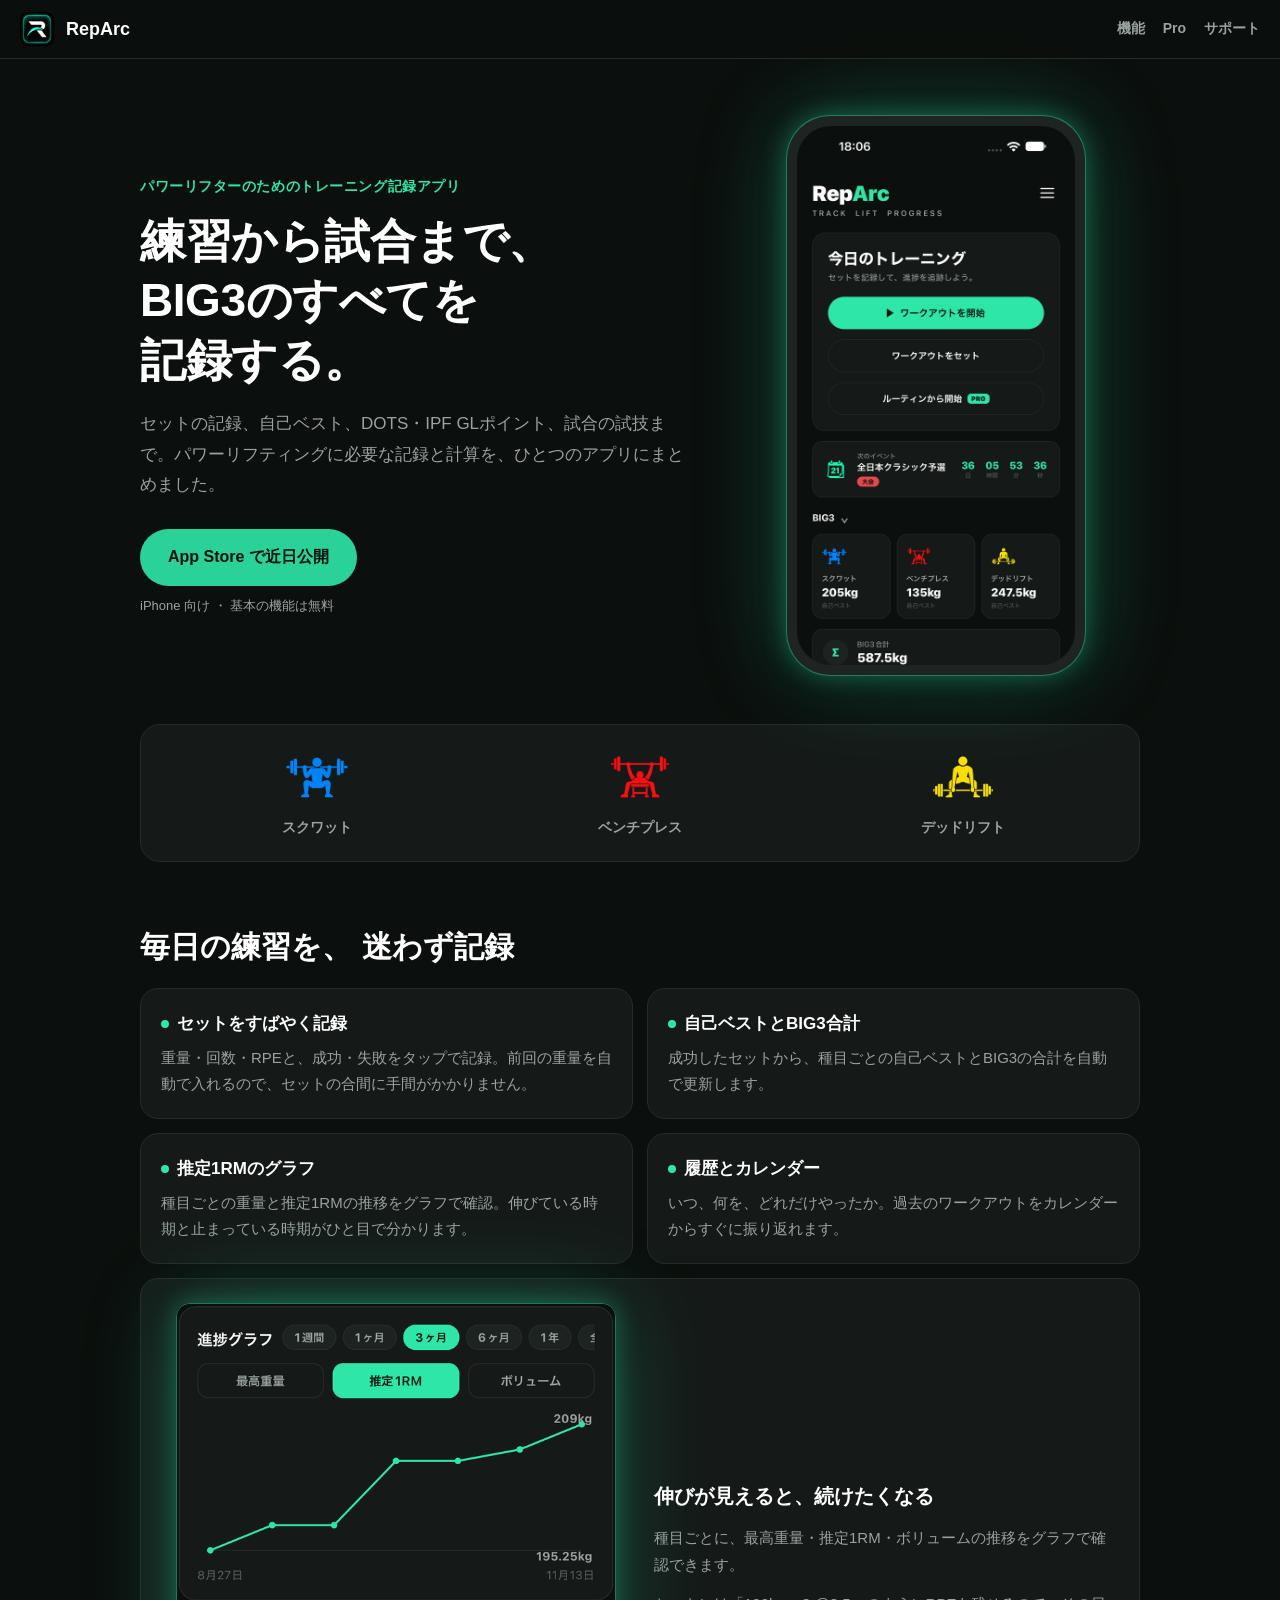
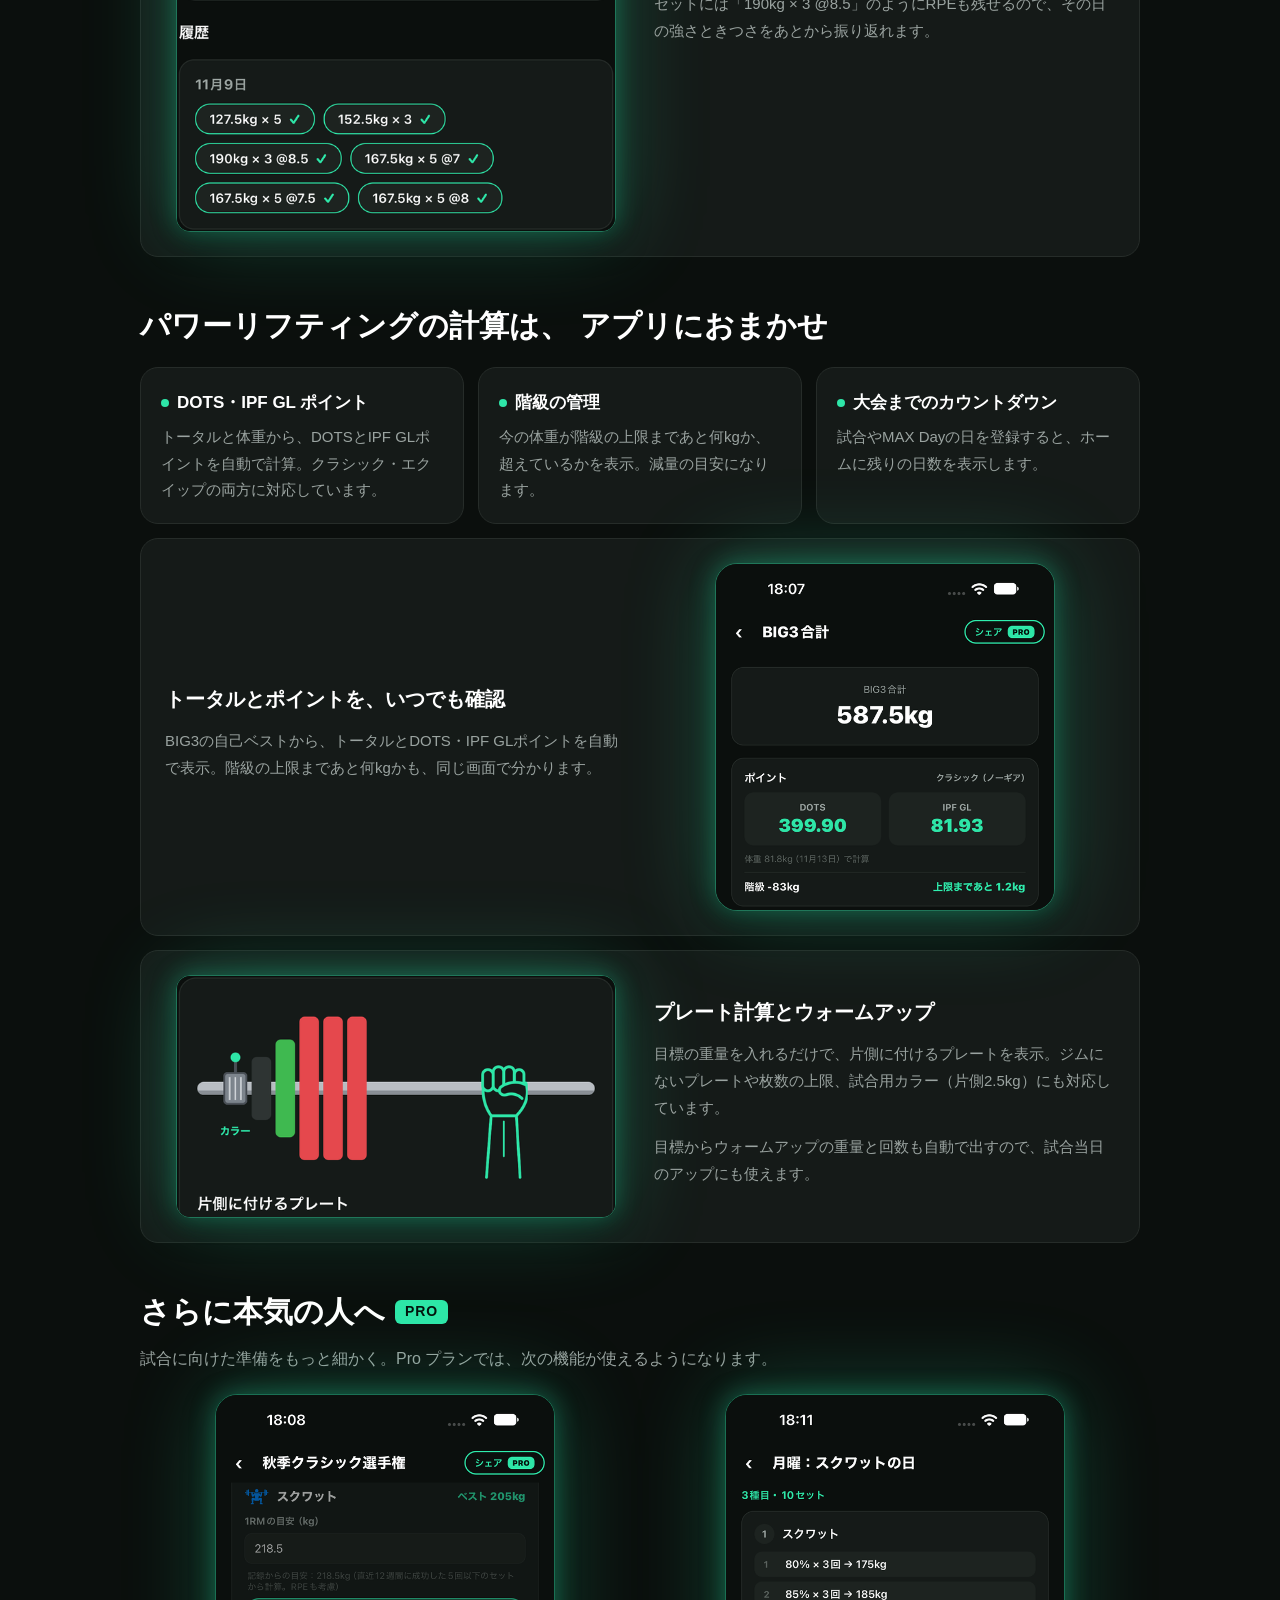
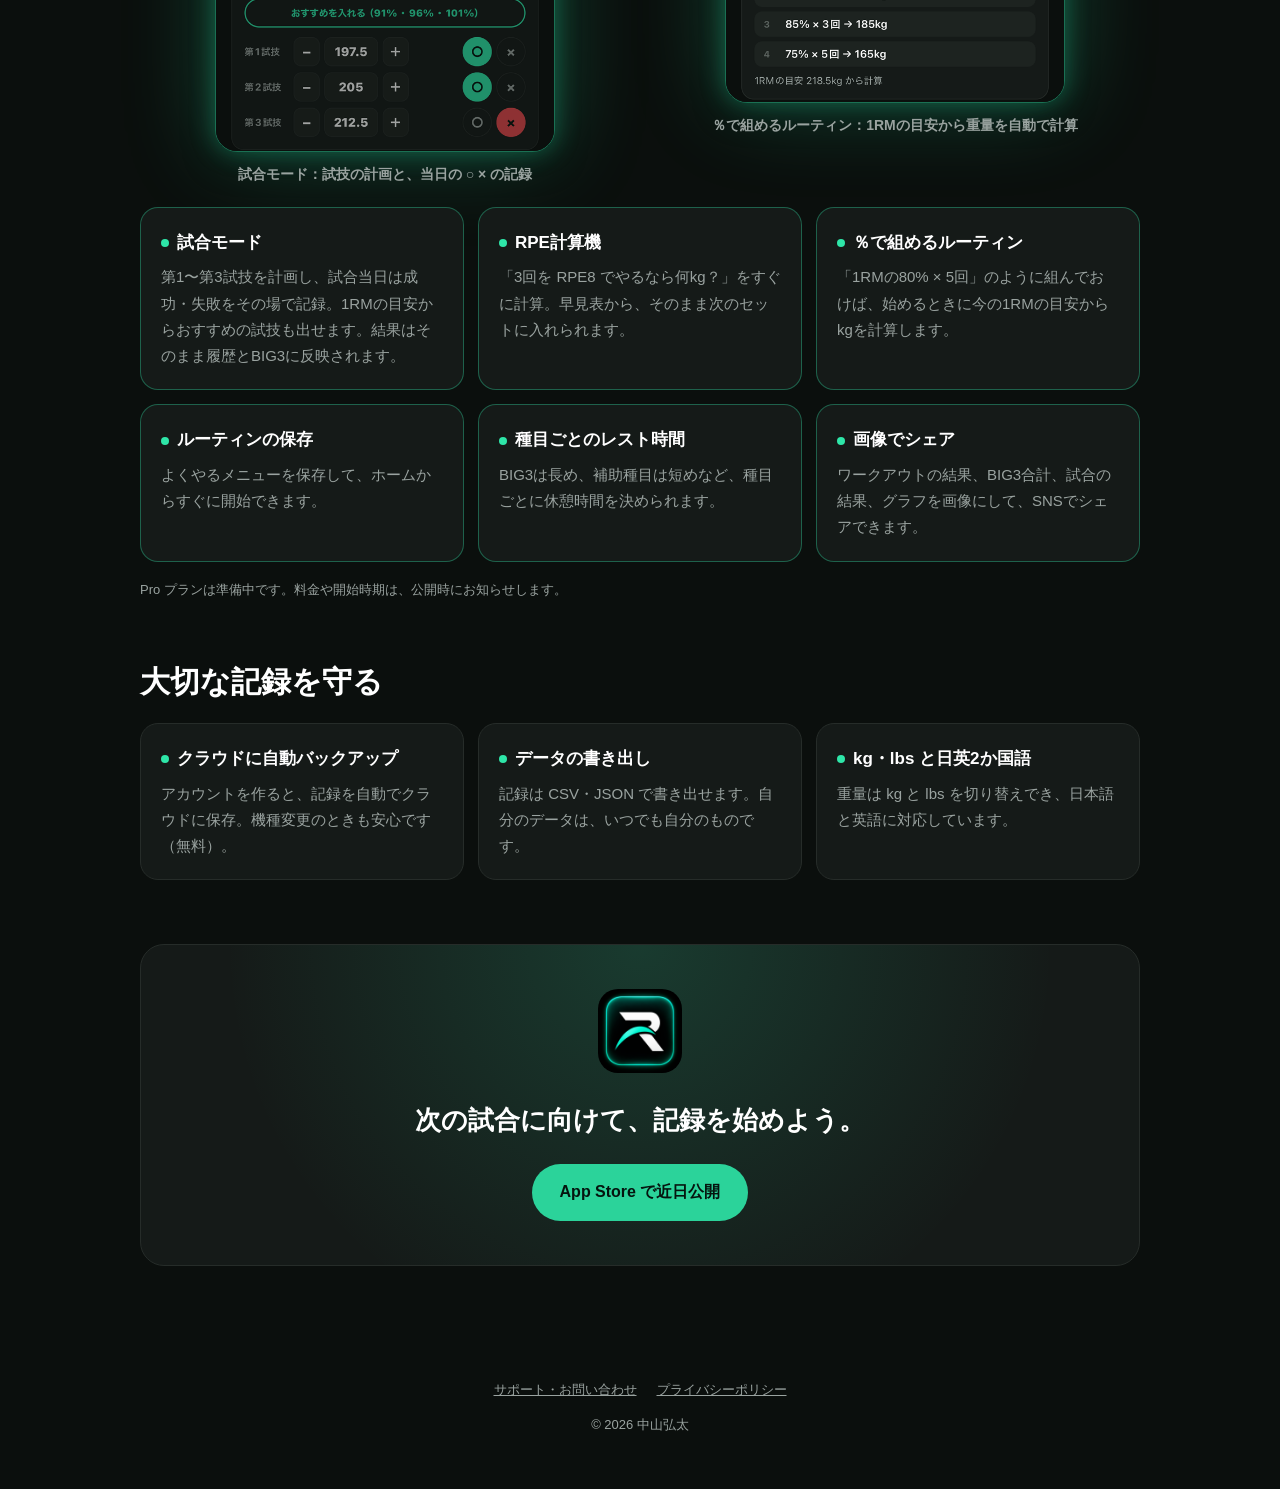
<file: index.html>
<!doctype html>
<html lang="ja">
<head>
<meta charset="utf-8">
<meta name="viewport" content="width=device-width, initial-scale=1">
<title>RepArc｜パワーリフターのためのトレーニング記録アプリ</title>
<meta name="description" content="セットの記録、BIG3の自己ベスト、DOTS・IPF GLポイント、試合の試技まで。パワーリフティングに必要な記録と計算をひとつにまとめた iPhone アプリです。">
<meta property="og:title" content="RepArc｜パワーリフターのためのトレーニング記録アプリ">
<meta property="og:description" content="練習から試合まで、BIG3のすべてを記録する。">
<meta property="og:image" content="https://kota00441199.github.io/reparc-site/icon.png">
<meta property="og:type" content="website">
<link rel="icon" href="favicon.png">
<link rel="stylesheet" href="style.css">
<link rel="stylesheet" href="lp.css">
</head>
<body class="lp">

<header class="lp-nav">
  <a class="brand" href="./"><img src="icon.png" alt="">RepArc</a>
  <nav class="links">
    <a href="#features">機能</a>
    <a href="#pro">Pro</a>
    <a href="support/">サポート</a>
  </nav>
</header>

<main class="lp-main">

  <section class="hero-lp">
    <div class="hero-text">
      <p class="eyebrow">パワーリフターのためのトレーニング記録アプリ</p>
      <h1><span class="phrase">練習から試合まで、</span><span class="phrase">BIG3のすべてを</span><span class="phrase">記録する。</span></h1>
      <p class="lead">セットの記録、自己ベスト、DOTS・IPF GLポイント、試合の試技まで。パワーリフティングに必要な記録と計算を、ひとつのアプリにまとめました。</p>
      <div class="cta">
        <span class="store-button" aria-disabled="true">App Store で近日公開</span>
        <p class="cta-note">iPhone 向け ・ 基本の機能は無料</p>
      </div>
    </div>
    <div class="phone">
      <img src="images/screen-home.png" alt="RepArc のホーム画面。大会までのカウントダウンと、BIG3の自己ベスト・合計が並んでいる">
    </div>
  </section>

  <section class="big3-strip" aria-label="BIG3">
    <div><img src="images/squat.png" alt=""><span>スクワット</span></div>
    <div><img src="images/bench.png" alt=""><span>ベンチプレス</span></div>
    <div><img src="images/deadlift.png" alt=""><span>デッドリフト</span></div>
  </section>

  <section id="features" class="block">
    <h2 class="block-title"><span class="phrase">毎日の練習を、</span><span class="phrase">迷わず記録</span></h2>
    <div class="grid two">
      <article class="feature">
        <h3>セットをすばやく記録</h3>
        <p>重量・回数・RPEと、成功・失敗をタップで記録。前回の重量を自動で入れるので、セットの合間に手間がかかりません。</p>
      </article>
      <article class="feature">
        <h3>自己ベストとBIG3合計</h3>
        <p>成功したセットから、種目ごとの自己ベストとBIG3の合計を自動で更新します。</p>
      </article>
      <article class="feature">
        <h3>推定1RMのグラフ</h3>
        <p>種目ごとの重量と推定1RMの推移をグラフで確認。伸びている時期と止まっている時期がひと目で分かります。</p>
      </article>
      <article class="feature">
        <h3>履歴とカレンダー</h3>
        <p>いつ、何を、どれだけやったか。過去のワークアウトをカレンダーからすぐに振り返れます。</p>
      </article>
    </div>

    <div class="showcase reverse">
      <img class="showcase-image" src="images/chart-e1rm.png" alt="スクワットの推定1RMが右肩上がりに伸びているグラフと、RPE付きのセットの記録">
      <div class="showcase-text">
        <h3><span class="phrase">伸びが見えると、</span><span class="phrase">続けたくなる</span></h3>
        <p>種目ごとに、最高重量・推定1RM・ボリュームの推移をグラフで確認できます。</p>
        <p>セットには「190kg × 3 @8.5」のようにRPEも残せるので、その日の強さときつさをあとから振り返れます。</p>
      </div>
    </div>
  </section>

  <section class="block">
    <h2 class="block-title"><span class="phrase">パワーリフティングの計算は、</span><span class="phrase">アプリにおまかせ</span></h2>
    <div class="grid">
      <article class="feature">
        <h3>DOTS・IPF GL ポイント</h3>
        <p>トータルと体重から、DOTSとIPF GLポイントを自動で計算。クラシック・エクイップの両方に対応しています。</p>
      </article>
      <article class="feature">
        <h3>階級の管理</h3>
        <p>今の体重が階級の上限まであと何kgか、超えているかを表示。減量の目安になります。</p>
      </article>
      <article class="feature">
        <h3>大会までのカウントダウン</h3>
        <p>試合やMAX Dayの日を登録すると、ホームに残りの日数を表示します。</p>
      </article>
    </div>

    <div class="showcase">
      <div class="showcase-text">
        <h3><span class="phrase">トータルとポイントを、</span><span class="phrase">いつでも確認</span></h3>
        <p>BIG3の自己ベストから、トータルとDOTS・IPF GLポイントを自動で表示。階級の上限まであと何kgかも、同じ画面で分かります。</p>
      </div>
      <img class="shot" src="images/screen-points.png" alt="BIG3合計 587.5kg、DOTS 399.90、IPF GL 81.93、階級の上限まであと1.2kgと表示された画面">
    </div>

    <div class="showcase reverse">
      <img class="showcase-image" src="images/plate-200.png" alt="200kgを組んだバーの図。外側に試合用カラー、内側に赤い25kgプレートが付いている">
      <div class="showcase-text">
        <h3><span class="phrase">プレート計算と</span><span class="phrase">ウォームアップ</span></h3>
        <p>目標の重量を入れるだけで、片側に付けるプレートを表示。ジムにないプレートや枚数の上限、試合用カラー（片側2.5kg）にも対応しています。</p>
        <p>目標からウォームアップの重量と回数も自動で出すので、試合当日のアップにも使えます。</p>
      </div>
    </div>
  </section>

  <section id="pro" class="block pro-block">
    <h2 class="block-title">さらに本気の人へ <span class="pro-badge">PRO</span></h2>
    <p class="block-lead">試合に向けた準備をもっと細かく。Pro プランでは、次の機能が使えるようになります。</p>
    <div class="pro-shots">
      <figure>
        <img class="shot" src="images/screen-meet.png" alt="試合モードの画面。スクワットの第1〜第3試技の重量と、成功・失敗の記録">
        <figcaption>試合モード：試技の計画と、当日の ○ × の記録</figcaption>
      </figure>
      <figure>
        <img class="shot" src="images/screen-routine.png" alt="ルーティンの画面。80% × 3回 → 175kg のように、1RMの割合から重量が計算されている">
        <figcaption>％で組めるルーティン：1RMの目安から重量を自動で計算</figcaption>
      </figure>
    </div>
    <div class="grid">
      <article class="feature pro">
        <h3>試合モード</h3>
        <p>第1〜第3試技を計画し、試合当日は成功・失敗をその場で記録。1RMの目安からおすすめの試技も出せます。結果はそのまま履歴とBIG3に反映されます。</p>
      </article>
      <article class="feature pro">
        <h3>RPE計算機</h3>
        <p>「3回を RPE8 でやるなら何kg？」をすぐに計算。早見表から、そのまま次のセットに入れられます。</p>
      </article>
      <article class="feature pro">
        <h3>％で組めるルーティン</h3>
        <p>「1RMの80% × 5回」のように組んでおけば、始めるときに今の1RMの目安からkgを計算します。</p>
      </article>
      <article class="feature pro">
        <h3>ルーティンの保存</h3>
        <p>よくやるメニューを保存して、ホームからすぐに開始できます。</p>
      </article>
      <article class="feature pro">
        <h3>種目ごとのレスト時間</h3>
        <p>BIG3は長め、補助種目は短めなど、種目ごとに休憩時間を決められます。</p>
      </article>
      <article class="feature pro">
        <h3>画像でシェア</h3>
        <p>ワークアウトの結果、BIG3合計、試合の結果、グラフを画像にして、SNSでシェアできます。</p>
      </article>
    </div>
    <p class="note">Pro プランは準備中です。料金や開始時期は、公開時にお知らせします。</p>
  </section>

  <section class="block">
    <h2 class="block-title">大切な記録を守る</h2>
    <div class="grid">
      <article class="feature">
        <h3>クラウドに自動バックアップ</h3>
        <p>アカウントを作ると、記録を自動でクラウドに保存。機種変更のときも安心です（無料）。</p>
      </article>
      <article class="feature">
        <h3>データの書き出し</h3>
        <p>記録は CSV・JSON で書き出せます。自分のデータは、いつでも自分のものです。</p>
      </article>
      <article class="feature">
        <h3>kg・lbs と日英2か国語</h3>
        <p>重量は kg と lbs を切り替えでき、日本語と英語に対応しています。</p>
      </article>
    </div>
  </section>

  <section class="final-cta">
    <img src="icon.png" alt="RepArc のアイコン">
    <h2><span class="phrase">次の試合に向けて、</span><span class="phrase">記録を始めよう。</span></h2>
    <span class="store-button" aria-disabled="true">App Store で近日公開</span>
  </section>

</main>

<footer class="lp-footer">
  <ul>
    <li><a href="support/">サポート・お問い合わせ</a></li>
    <li><a href="privacy/">プライバシーポリシー</a></li>
  </ul>
  <p>© 2026 中山弘太</p>
</footer>

</body>
</html>
</file>
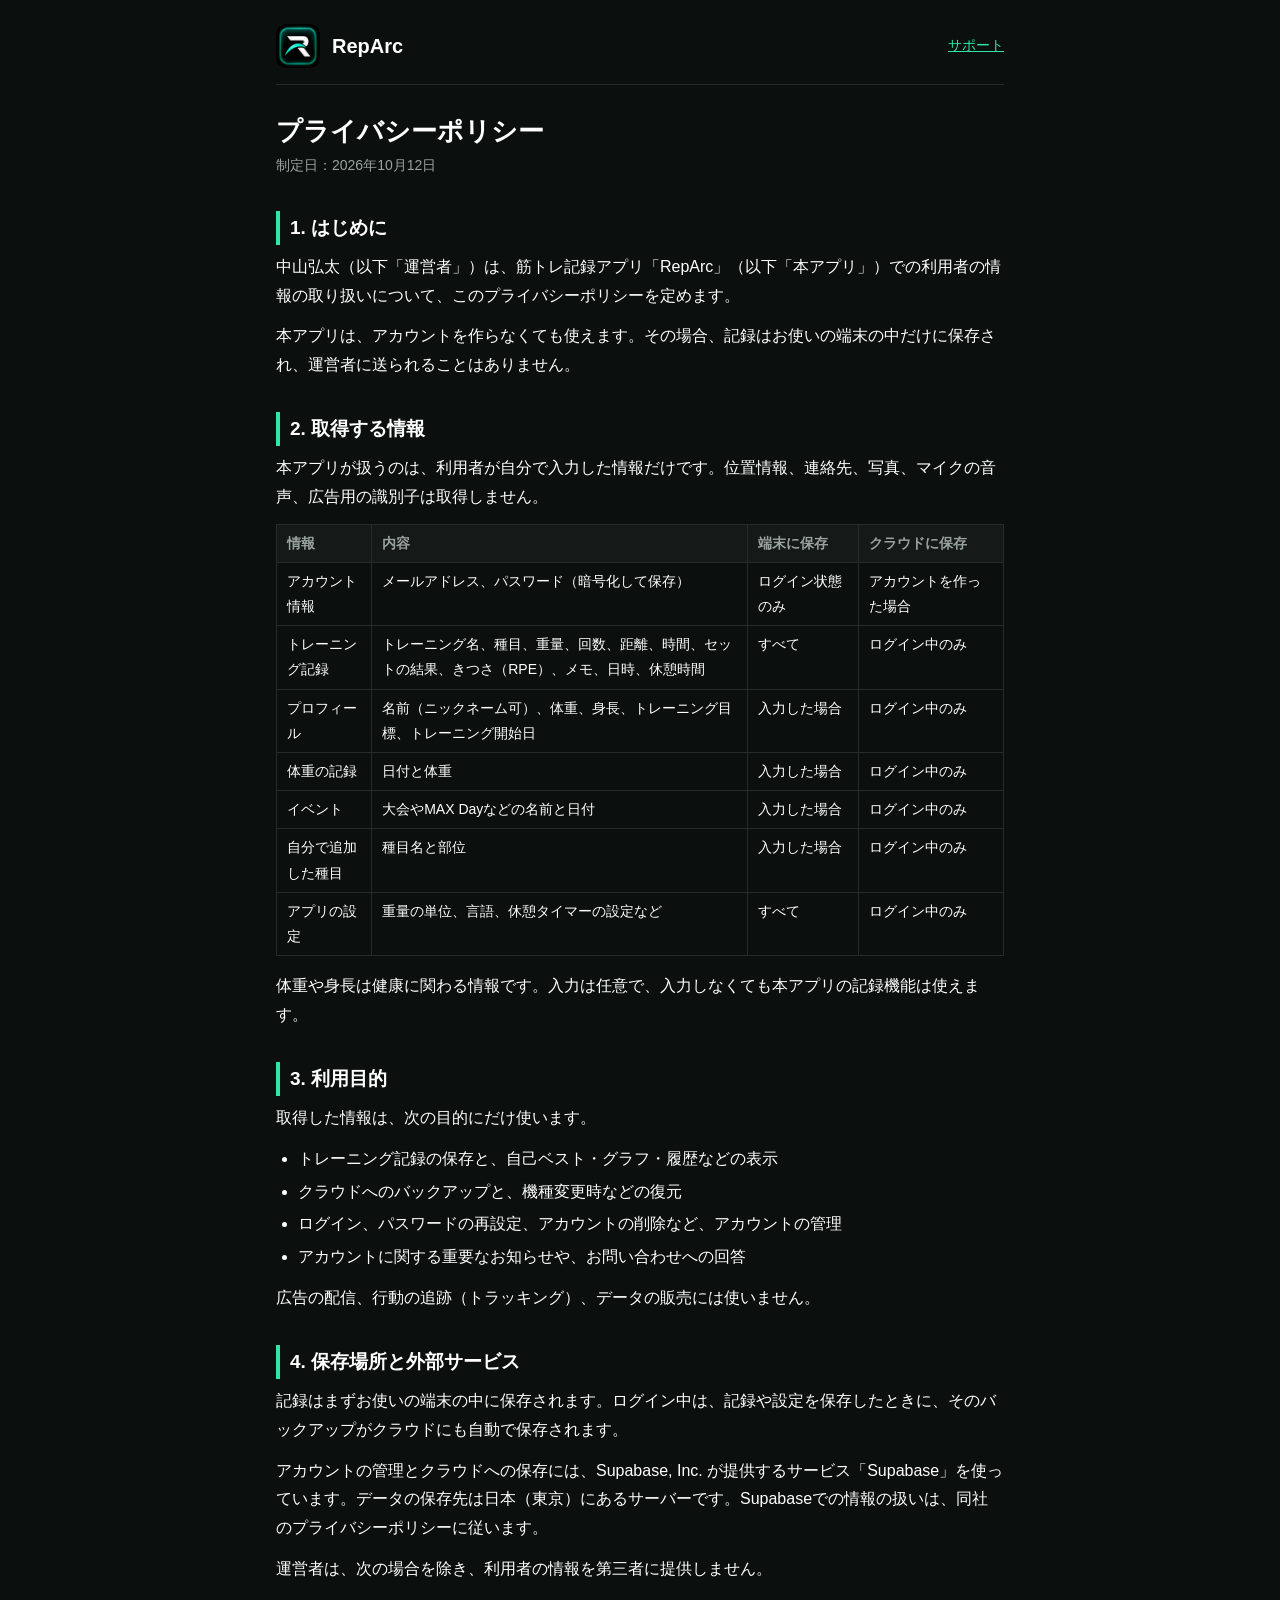
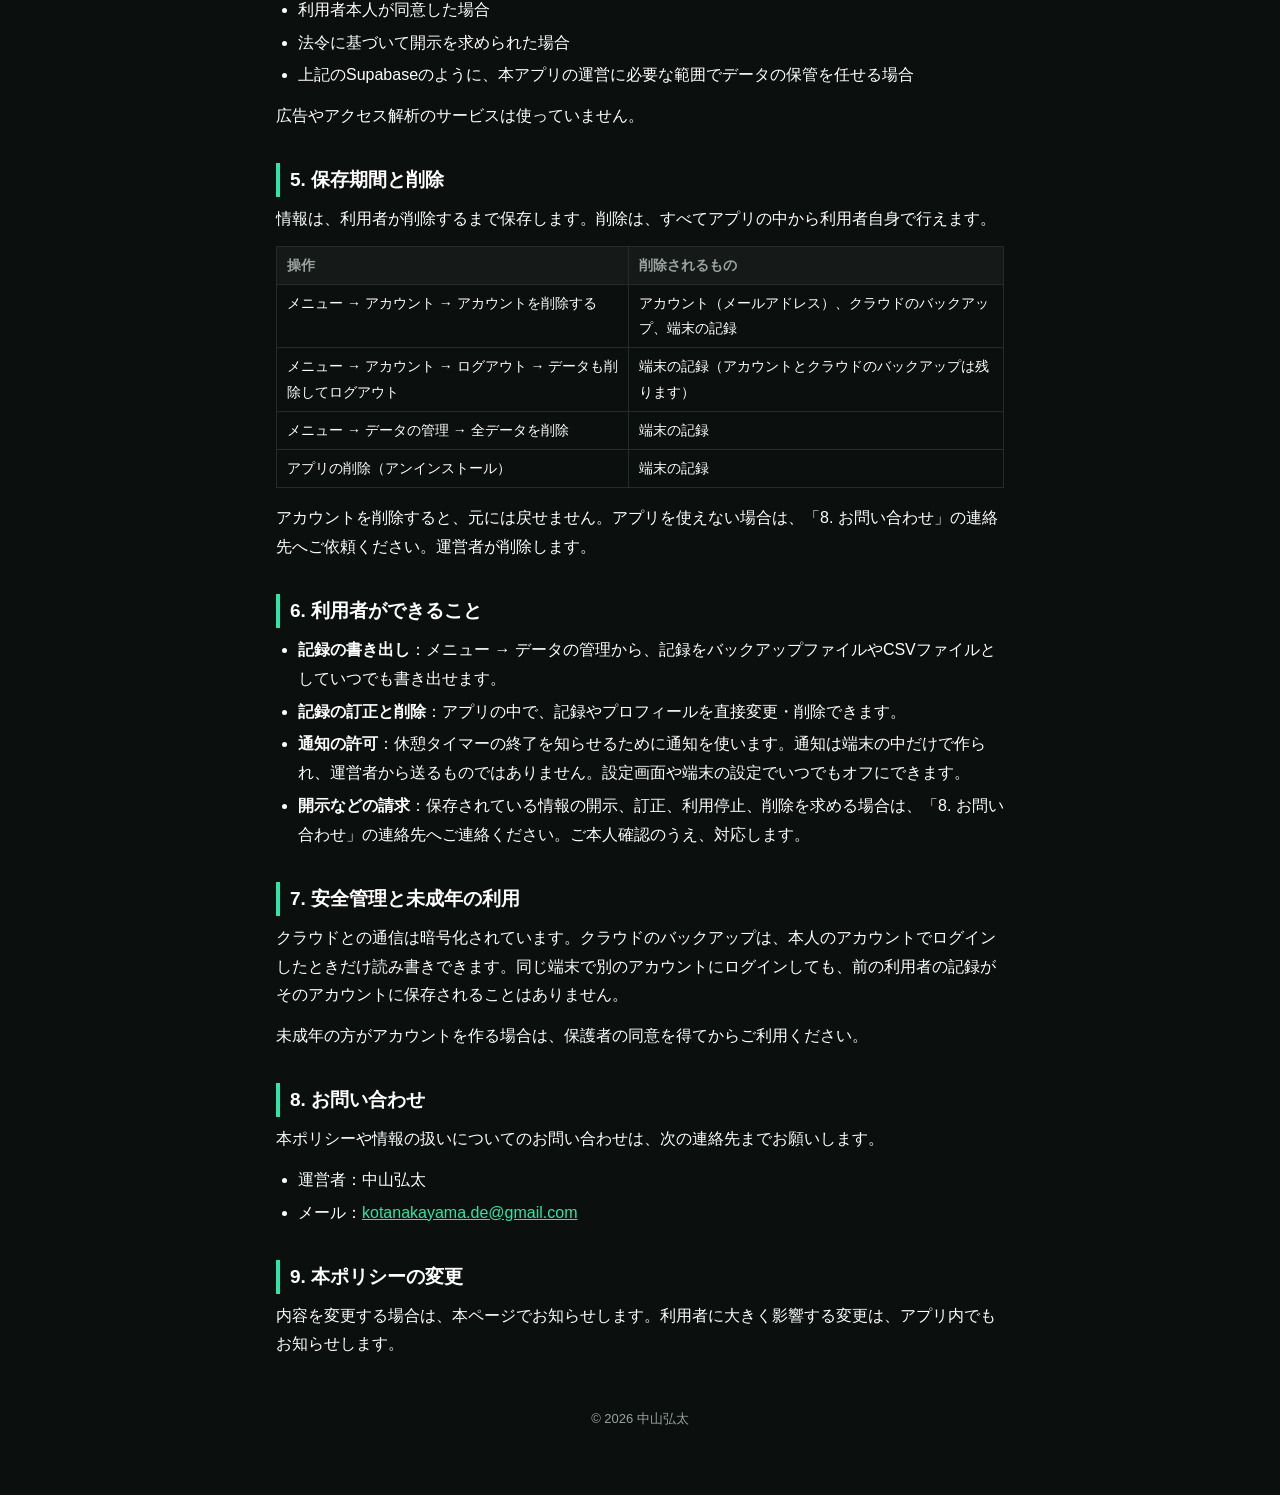
<file: privacy/index.html>
<!doctype html>
<html lang="ja">
<head>
<meta charset="utf-8">
<meta name="viewport" content="width=device-width, initial-scale=1">
<title>プライバシーポリシー | RepArc</title>
<link rel="icon" href="../favicon.png">
<link rel="stylesheet" href="../style.css">
</head>
<body>
<main>
<nav><a class="brand" href="../"><img src="../icon.png" alt="">RepArc</a><div class="links"><a href="../support/">サポート</a></div></nav>

<h1>プライバシーポリシー</h1>
<p class="meta">制定日：2026年10月12日</p>

<h2>1. はじめに</h2>
<p>中山弘太（以下「運営者」）は、筋トレ記録アプリ「RepArc」（以下「本アプリ」）での利用者の情報の取り扱いについて、このプライバシーポリシーを定めます。</p>
<p>本アプリは、アカウントを作らなくても使えます。その場合、記録はお使いの端末の中だけに保存され、運営者に送られることはありません。</p>

<h2>2. 取得する情報</h2>
<p>本アプリが扱うのは、利用者が自分で入力した情報だけです。位置情報、連絡先、写真、マイクの音声、広告用の識別子は取得しません。</p>
<div class="table-wrap">
<table>
<tr><th>情報</th><th>内容</th><th>端末に保存</th><th>クラウドに保存</th></tr>
<tr><td>アカウント情報</td><td>メールアドレス、パスワード（暗号化して保存）</td><td>ログイン状態のみ</td><td>アカウントを作った場合</td></tr>
<tr><td>トレーニング記録</td><td>トレーニング名、種目、重量、回数、距離、時間、セットの結果、きつさ（RPE）、メモ、日時、休憩時間</td><td>すべて</td><td>ログイン中のみ</td></tr>
<tr><td>プロフィール</td><td>名前（ニックネーム可）、体重、身長、トレーニング目標、トレーニング開始日</td><td>入力した場合</td><td>ログイン中のみ</td></tr>
<tr><td>体重の記録</td><td>日付と体重</td><td>入力した場合</td><td>ログイン中のみ</td></tr>
<tr><td>イベント</td><td>大会やMAX Dayなどの名前と日付</td><td>入力した場合</td><td>ログイン中のみ</td></tr>
<tr><td>自分で追加した種目</td><td>種目名と部位</td><td>入力した場合</td><td>ログイン中のみ</td></tr>
<tr><td>アプリの設定</td><td>重量の単位、言語、休憩タイマーの設定など</td><td>すべて</td><td>ログイン中のみ</td></tr>
</table>
</div>
<p>体重や身長は健康に関わる情報です。入力は任意で、入力しなくても本アプリの記録機能は使えます。</p>

<h2>3. 利用目的</h2>
<p>取得した情報は、次の目的にだけ使います。</p>
<ul>
<li>トレーニング記録の保存と、自己ベスト・グラフ・履歴などの表示</li>
<li>クラウドへのバックアップと、機種変更時などの復元</li>
<li>ログイン、パスワードの再設定、アカウントの削除など、アカウントの管理</li>
<li>アカウントに関する重要なお知らせや、お問い合わせへの回答</li>
</ul>
<p>広告の配信、行動の追跡（トラッキング）、データの販売には使いません。</p>

<h2>4. 保存場所と外部サービス</h2>
<p>記録はまずお使いの端末の中に保存されます。ログイン中は、記録や設定を保存したときに、そのバックアップがクラウドにも自動で保存されます。</p>
<p>アカウントの管理とクラウドへの保存には、Supabase, Inc. が提供するサービス「Supabase」を使っています。データの保存先は日本（東京）にあるサーバーです。Supabaseでの情報の扱いは、同社のプライバシーポリシーに従います。</p>
<p>運営者は、次の場合を除き、利用者の情報を第三者に提供しません。</p>
<ul>
<li>利用者本人が同意した場合</li>
<li>法令に基づいて開示を求められた場合</li>
<li>上記のSupabaseのように、本アプリの運営に必要な範囲でデータの保管を任せる場合</li>
</ul>
<p>広告やアクセス解析のサービスは使っていません。</p>

<h2>5. 保存期間と削除</h2>
<p>情報は、利用者が削除するまで保存します。削除は、すべてアプリの中から利用者自身で行えます。</p>
<div class="table-wrap">
<table>
<tr><th>操作</th><th>削除されるもの</th></tr>
<tr><td>メニュー → アカウント → アカウントを削除する</td><td>アカウント（メールアドレス）、クラウドのバックアップ、端末の記録</td></tr>
<tr><td>メニュー → アカウント → ログアウト → データも削除してログアウト</td><td>端末の記録（アカウントとクラウドのバックアップは残ります）</td></tr>
<tr><td>メニュー → データの管理 → 全データを削除</td><td>端末の記録</td></tr>
<tr><td>アプリの削除（アンインストール）</td><td>端末の記録</td></tr>
</table>
</div>
<p>アカウントを削除すると、元には戻せません。アプリを使えない場合は、「8. お問い合わせ」の連絡先へご依頼ください。運営者が削除します。</p>

<h2>6. 利用者ができること</h2>
<ul>
<li><strong>記録の書き出し</strong>：メニュー → データの管理から、記録をバックアップファイルやCSVファイルとしていつでも書き出せます。</li>
<li><strong>記録の訂正と削除</strong>：アプリの中で、記録やプロフィールを直接変更・削除できます。</li>
<li><strong>通知の許可</strong>：休憩タイマーの終了を知らせるために通知を使います。通知は端末の中だけで作られ、運営者から送るものではありません。設定画面や端末の設定でいつでもオフにできます。</li>
<li><strong>開示などの請求</strong>：保存されている情報の開示、訂正、利用停止、削除を求める場合は、「8. お問い合わせ」の連絡先へご連絡ください。ご本人確認のうえ、対応します。</li>
</ul>

<h2>7. 安全管理と未成年の利用</h2>
<p>クラウドとの通信は暗号化されています。クラウドのバックアップは、本人のアカウントでログインしたときだけ読み書きできます。同じ端末で別のアカウントにログインしても、前の利用者の記録がそのアカウントに保存されることはありません。</p>
<p>未成年の方がアカウントを作る場合は、保護者の同意を得てからご利用ください。</p>

<h2>8. お問い合わせ</h2>
<p>本ポリシーや情報の扱いについてのお問い合わせは、次の連絡先までお願いします。</p>
<ul>
<li>運営者：中山弘太</li>
<li>メール：<a href="mailto:kotanakayama.de@gmail.com">kotanakayama.de@gmail.com</a></li>
</ul>

<h2>9. 本ポリシーの変更</h2>
<p>内容を変更する場合は、本ページでお知らせします。利用者に大きく影響する変更は、アプリ内でもお知らせします。</p>

<footer>© 2026 中山弘太</footer>
</main>
</body>
</html>
</file>
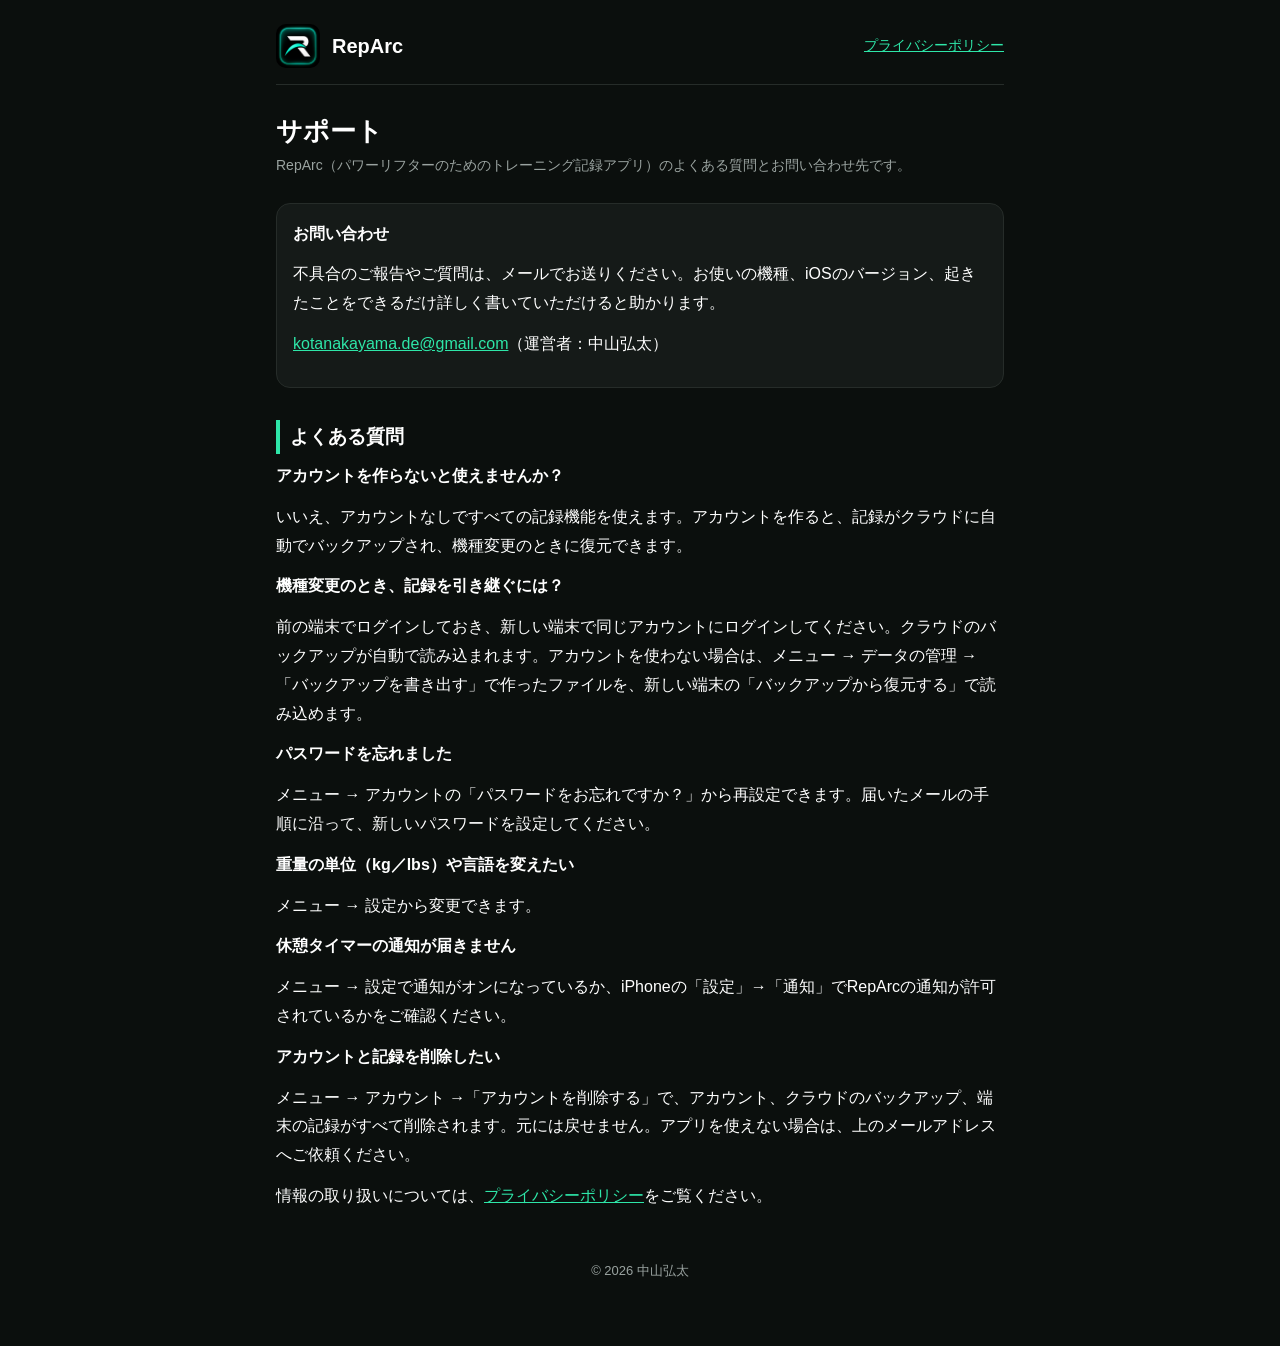
<file: support/index.html>
<!doctype html>
<html lang="ja">
<head>
<meta charset="utf-8">
<meta name="viewport" content="width=device-width, initial-scale=1">
<title>サポート | RepArc</title>
<link rel="icon" href="../favicon.png">
<link rel="stylesheet" href="../style.css">
</head>
<body>
<main>
<nav><a class="brand" href="../"><img src="../icon.png" alt="">RepArc</a><div class="links"><a href="../privacy/">プライバシーポリシー</a></div></nav>

<h1>サポート</h1>
<p class="meta">RepArc（パワーリフターのためのトレーニング記録アプリ）のよくある質問とお問い合わせ先です。</p>

<div class="card">
<p><strong>お問い合わせ</strong></p>
<p>不具合のご報告やご質問は、メールでお送りください。お使いの機種、iOSのバージョン、起きたことをできるだけ詳しく書いていただけると助かります。</p>
<p><a href="mailto:kotanakayama.de@gmail.com">kotanakayama.de@gmail.com</a>（運営者：中山弘太）</p>
</div>

<h2>よくある質問</h2>

<p><strong>アカウントを作らないと使えませんか？</strong></p>
<p>いいえ、アカウントなしですべての記録機能を使えます。アカウントを作ると、記録がクラウドに自動でバックアップされ、機種変更のときに復元できます。</p>

<p><strong>機種変更のとき、記録を引き継ぐには？</strong></p>
<p>前の端末でログインしておき、新しい端末で同じアカウントにログインしてください。クラウドのバックアップが自動で読み込まれます。アカウントを使わない場合は、メニュー → データの管理 →「バックアップを書き出す」で作ったファイルを、新しい端末の「バックアップから復元する」で読み込めます。</p>

<p><strong>パスワードを忘れました</strong></p>
<p>メニュー → アカウントの「パスワードをお忘れですか？」から再設定できます。届いたメールの手順に沿って、新しいパスワードを設定してください。</p>

<p><strong>重量の単位（kg／lbs）や言語を変えたい</strong></p>
<p>メニュー → 設定から変更できます。</p>

<p><strong>休憩タイマーの通知が届きません</strong></p>
<p>メニュー → 設定で通知がオンになっているか、iPhoneの「設定」→「通知」でRepArcの通知が許可されているかをご確認ください。</p>

<p><strong>アカウントと記録を削除したい</strong></p>
<p>メニュー → アカウント →「アカウントを削除する」で、アカウント、クラウドのバックアップ、端末の記録がすべて削除されます。元には戻せません。アプリを使えない場合は、上のメールアドレスへご依頼ください。</p>

<p>情報の取り扱いについては、<a href="../privacy/">プライバシーポリシー</a>をご覧ください。</p>

<footer>© 2026 中山弘太</footer>
</main>
</body>
</html>
</file>
<file: style.css>
/* アプリ(src/theme/colors.ts)と同じ配色。アプリはダークテーマ固定なので、ページもダークで揃える。 */
:root {
  --bg: #0B0F0D;
  --surface: #151A18;
  --border: #262C29;
  --primary: #2EE6A8;
  --text: #FFFFFF;
  --text-secondary: #9AA3A0;
  color-scheme: dark;
}

* { box-sizing: border-box; }

body {
  margin: 0;
  background: var(--bg);
  color: var(--text);
  font-family: -apple-system, BlinkMacSystemFont, "Hiragino Sans", "Hiragino Kaku Gothic ProN", "Noto Sans JP", sans-serif;
  font-size: 16px;
  line-height: 1.8;
}

main {
  max-width: 760px;
  margin: 0 auto;
  padding: 24px 16px 64px;
}

.brand {
  display: flex;
  align-items: center;
  gap: 12px;
  color: var(--text);
  text-decoration: none;
  font-weight: 800;
  font-size: 20px;
}
.brand img { width: 44px; height: 44px; border-radius: 10px; }

nav {
  display: flex;
  flex-wrap: wrap;
  align-items: center;
  justify-content: space-between;
  gap: 12px;
  margin-bottom: 28px;
  padding-bottom: 16px;
  border-bottom: 1px solid var(--border);
}
nav .links { display: flex; gap: 16px; font-size: 14px; }

a { color: var(--primary); }

h1 { font-size: 26px; line-height: 1.4; margin: 0 0 4px; }
h2 { font-size: 19px; margin: 32px 0 8px; padding-left: 10px; border-left: 4px solid var(--primary); }
p { margin: 0 0 12px; }
ul { margin: 0 0 12px; padding-left: 22px; }
li { margin-bottom: 4px; }
strong { color: var(--text); }

.meta { color: var(--text-secondary); font-size: 14px; margin-bottom: 24px; }

.table-wrap { overflow-x: auto; margin: 4px 0 16px; }
table { border-collapse: collapse; width: 100%; font-size: 14px; }
th, td { border: 1px solid var(--border); padding: 6px 10px; text-align: left; vertical-align: top; }
th { background: var(--surface); color: var(--text-secondary); white-space: nowrap; }

.card { background: var(--surface); border: 1px solid var(--border); border-radius: 14px; padding: 16px; margin: 12px 0; }

.hero { text-align: center; padding: 24px 0 8px; }
.hero img { width: 112px; height: 112px; border-radius: 24px; }
.hero h1 { margin-top: 12px; }

.link-list { list-style: none; padding: 0; display: grid; gap: 10px; max-width: 420px; margin: 24px auto; }
.link-list a {
  display: block;
  padding: 14px 16px;
  background: var(--surface);
  border: 1px solid var(--border);
  border-radius: 14px;
  color: var(--text);
  text-decoration: none;
  font-weight: 600;
}
.link-list a::after { content: "›"; float: right; color: var(--text-secondary); }

footer { margin-top: 48px; color: var(--text-secondary); font-size: 13px; text-align: center; }
</file>
<file: lp.css>
/* トップページ(ランディングページ)だけで使う見た目。色や文字は style.css の設定をそのまま使う。 */

.lp-nav {
  position: sticky;
  top: 0;
  z-index: 10;
  display: flex;
  align-items: center;
  justify-content: space-between;
  gap: 12px;
  padding: 12px 20px;
  background: rgba(11, 15, 13, 0.88);
  backdrop-filter: blur(12px);
  -webkit-backdrop-filter: blur(12px);
  border-bottom: 1px solid var(--border);
}
.lp-nav .brand { font-size: 18px; }
.lp-nav .brand img { width: 34px; height: 34px; border-radius: 8px; }
.lp-nav .links { display: flex; gap: 18px; font-size: 14px; }
/* style.css の nav(下線と余白)を打ち消す */
.lp-nav nav { margin: 0; padding: 0; border: 0; }
.lp-nav .links a { color: var(--text-secondary); text-decoration: none; font-weight: 600; }
.lp-nav .links a:hover { color: var(--primary); }

.lp-main {
  max-width: 1040px;
  margin: 0 auto;
  padding: 0 20px 40px;
}

/* 最初の画面 */
.hero-lp {
  display: grid;
  grid-template-columns: 1.15fr 0.85fr;
  align-items: center;
  gap: 40px;
  padding: 56px 0 40px;
}
.eyebrow {
  color: var(--primary);
  font-weight: 700;
  font-size: 14px;
  letter-spacing: 0.04em;
  margin-bottom: 12px;
}
.hero-lp h1 {
  font-size: clamp(30px, 5vw, 46px);
  line-height: 1.3;
  font-weight: 900;
  letter-spacing: -0.01em;
  margin: 0 0 18px;
}
/* 日本語の見出しが単語の途中で折り返さないよう、まとまりごとに改行する */
.phrase { display: inline-block; }
.lead { color: var(--text-secondary); font-size: 17px; margin-bottom: 28px; }

.cta { display: flex; flex-direction: column; align-items: flex-start; gap: 8px; }
.store-button {
  display: inline-block;
  padding: 14px 28px;
  border-radius: 999px;
  background: var(--primary);
  color: #04130D;
  font-weight: 800;
  font-size: 16px;
  /* まだ公開前なので押せない見た目にする */
  cursor: default;
  opacity: 0.9;
}
.cta-note { color: var(--text-secondary); font-size: 13px; margin: 0; }

/* スマホの枠に入れた画面 */
.phone {
  justify-self: center;
  width: min(300px, 100%);
  padding: 10px;
  border-radius: 44px;
  background: #1E2422;
  border: 1px solid rgba(46, 230, 168, 0.45);
  /* まわりをミント色に光らせる(近くは強め、遠くはふんわり) */
  box-shadow:
    0 0 24px rgba(46, 230, 168, 0.35),
    0 0 90px rgba(46, 230, 168, 0.28),
    0 10px 30px rgba(0, 0, 0, 0.6);
}
.phone img { display: block; width: 100%; border-radius: 34px; }

/* BIG3 のアイコンの帯 */
.big3-strip {
  display: grid;
  grid-template-columns: repeat(3, 1fr);
  gap: 12px;
  padding: 20px;
  margin: 8px 0 24px;
  background: var(--surface);
  border: 1px solid var(--border);
  border-radius: 20px;
}
.big3-strip div { display: flex; flex-direction: column; align-items: center; gap: 6px; }
.big3-strip img { width: 64px; height: 64px; }
.big3-strip span { font-weight: 700; font-size: 14px; color: var(--text-secondary); }

/* 機能の紹介 */
.block { padding: 40px 0 8px; }
.block-title {
  font-size: clamp(22px, 3.4vw, 30px);
  line-height: 1.4;
  margin: 0 0 20px;
  padding: 0;
  border: 0;
  display: flex;
  align-items: center;
  flex-wrap: wrap;
  gap: 10px;
}
.block-lead { color: var(--text-secondary); margin: -8px 0 20px; }

.grid {
  display: grid;
  grid-template-columns: repeat(auto-fill, minmax(280px, 1fr));
  gap: 14px;
}
.grid.two { grid-template-columns: repeat(2, 1fr); }
.feature {
  background: var(--surface);
  border: 1px solid var(--border);
  border-radius: 18px;
  padding: 20px;
}
.feature h3 {
  font-size: 17px;
  margin: 0 0 6px;
  display: flex;
  align-items: center;
  gap: 8px;
}
.feature h3::before {
  content: "";
  width: 8px;
  height: 8px;
  border-radius: 50%;
  background: var(--primary);
  flex-shrink: 0;
}
.feature p { color: var(--text-secondary); font-size: 15px; line-height: 1.75; margin: 0; }

.showcase {
  display: grid;
  grid-template-columns: 1fr 1fr;
  align-items: center;
  gap: 28px;
  margin-top: 14px;
  padding: 24px;
  background: var(--surface);
  border: 1px solid var(--border);
  border-radius: 18px;
}
.showcase h3 { font-size: 20px; margin: 0 0 10px; }
.showcase p { color: var(--text-secondary); font-size: 15px; }
.showcase-image { width: 100%; border-radius: 14px; }
/* 画像を左に置く段。スマホの幅では文章を先に出す */
.showcase.reverse { grid-template-columns: 1fr 1fr; }
.showcase .showcase-image { max-width: 440px; justify-self: center; }

/* アプリの画面の一部を切り出した画像 */
.shot {
  display: block;
  width: 100%;
  max-width: 340px;
  justify-self: center;
  border-radius: 22px;
}

/* 画像はすべて、最初の画面のスマホと同じようにミント色に光らせる */
.phone,
.shot,
.showcase-image {
  border: 1px solid rgba(46, 230, 168, 0.45);
  box-shadow:
    0 0 24px rgba(46, 230, 168, 0.35),
    0 0 90px rgba(46, 230, 168, 0.28),
    0 10px 30px rgba(0, 0, 0, 0.6);
}

.pro-shots {
  display: grid;
  grid-template-columns: 1fr 1fr;
  gap: 20px;
  margin: 0 0 20px;
}
.pro-shots figure { margin: 0; display: flex; flex-direction: column; align-items: center; gap: 10px; }
.pro-shots figcaption { color: var(--text-secondary); font-size: 14px; font-weight: 600; text-align: center; }

/* Pro */
.pro-badge {
  display: inline-block;
  padding: 2px 10px;
  border-radius: 6px;
  background: var(--primary);
  color: #04130D;
  font-size: 14px;
  font-weight: 900;
  letter-spacing: 0.06em;
}
.pro-block .feature.pro { border-color: rgba(46, 230, 168, 0.35); }
.note { color: var(--text-secondary); font-size: 13px; margin-top: 16px; }

/* 最後の呼びかけ */
.final-cta {
  text-align: center;
  margin: 56px 0 0;
  padding: 44px 20px;
  border-radius: 24px;
  background: radial-gradient(circle at 50% 0%, rgba(46, 230, 168, 0.16), transparent 70%), var(--surface);
  border: 1px solid var(--border);
}
.final-cta img { width: 84px; height: 84px; border-radius: 20px; }
.final-cta h2 {
  font-size: clamp(20px, 3vw, 26px);
  margin: 14px 0 20px;
  padding: 0;
  border: 0;
}

.lp-footer {
  text-align: center;
  padding: 24px 20px 40px;
  color: var(--text-secondary);
  font-size: 13px;
}
.lp-footer ul {
  list-style: none;
  padding: 0;
  margin: 0 0 8px;
  display: flex;
  justify-content: center;
  flex-wrap: wrap;
  gap: 8px 20px;
}
.lp-footer a { color: var(--text-secondary); }

/* スマホの幅 */
@media (max-width: 760px) {
  .hero-lp { grid-template-columns: 1fr; gap: 32px; padding-top: 36px; }
  .hero-text { text-align: left; }
  .phone { width: min(260px, 80%); }
  .showcase, .showcase.reverse { grid-template-columns: 1fr; padding: 18px; }
  .showcase.reverse .showcase-image { order: 2; }
  .pro-shots { grid-template-columns: 1fr; }
  .lp-nav .links { gap: 14px; }
  .lp-main { padding: 0 16px 32px; }
  .grid, .grid.two { grid-template-columns: 1fr; }
}
</file>
